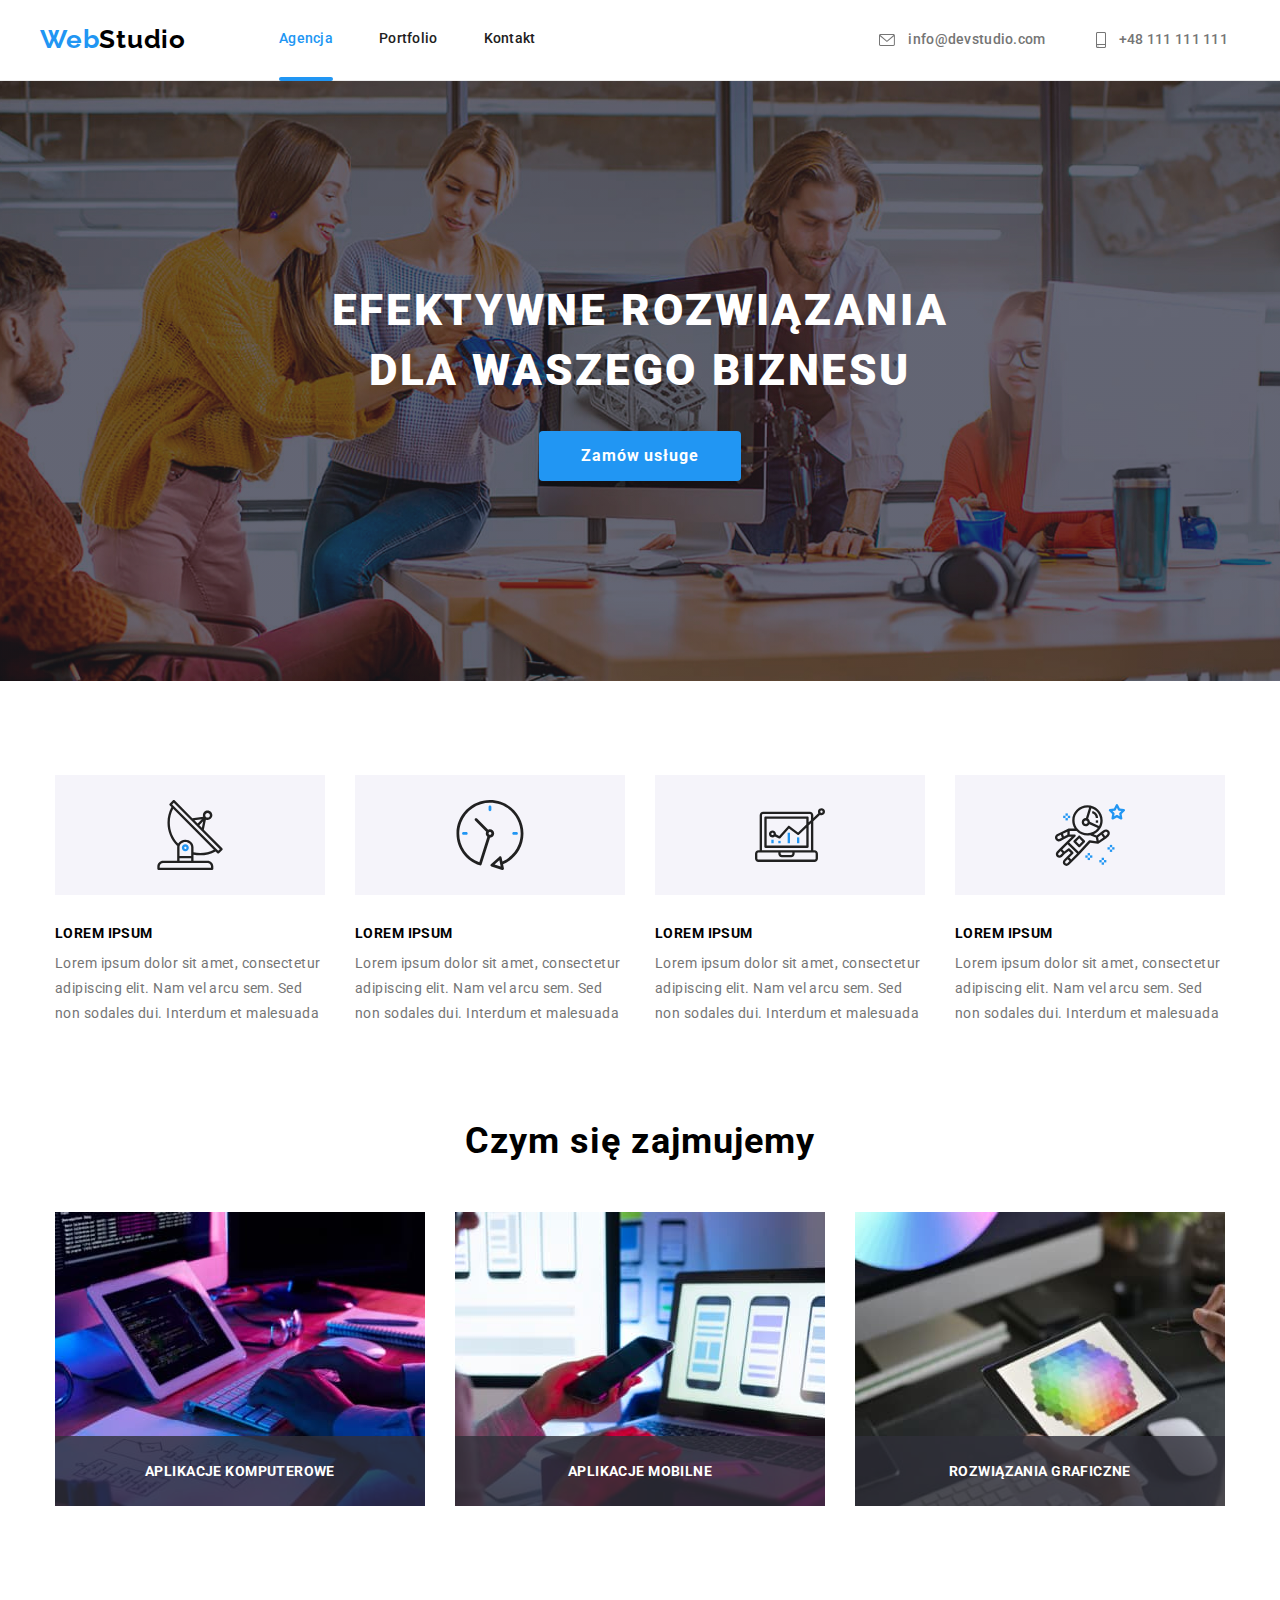
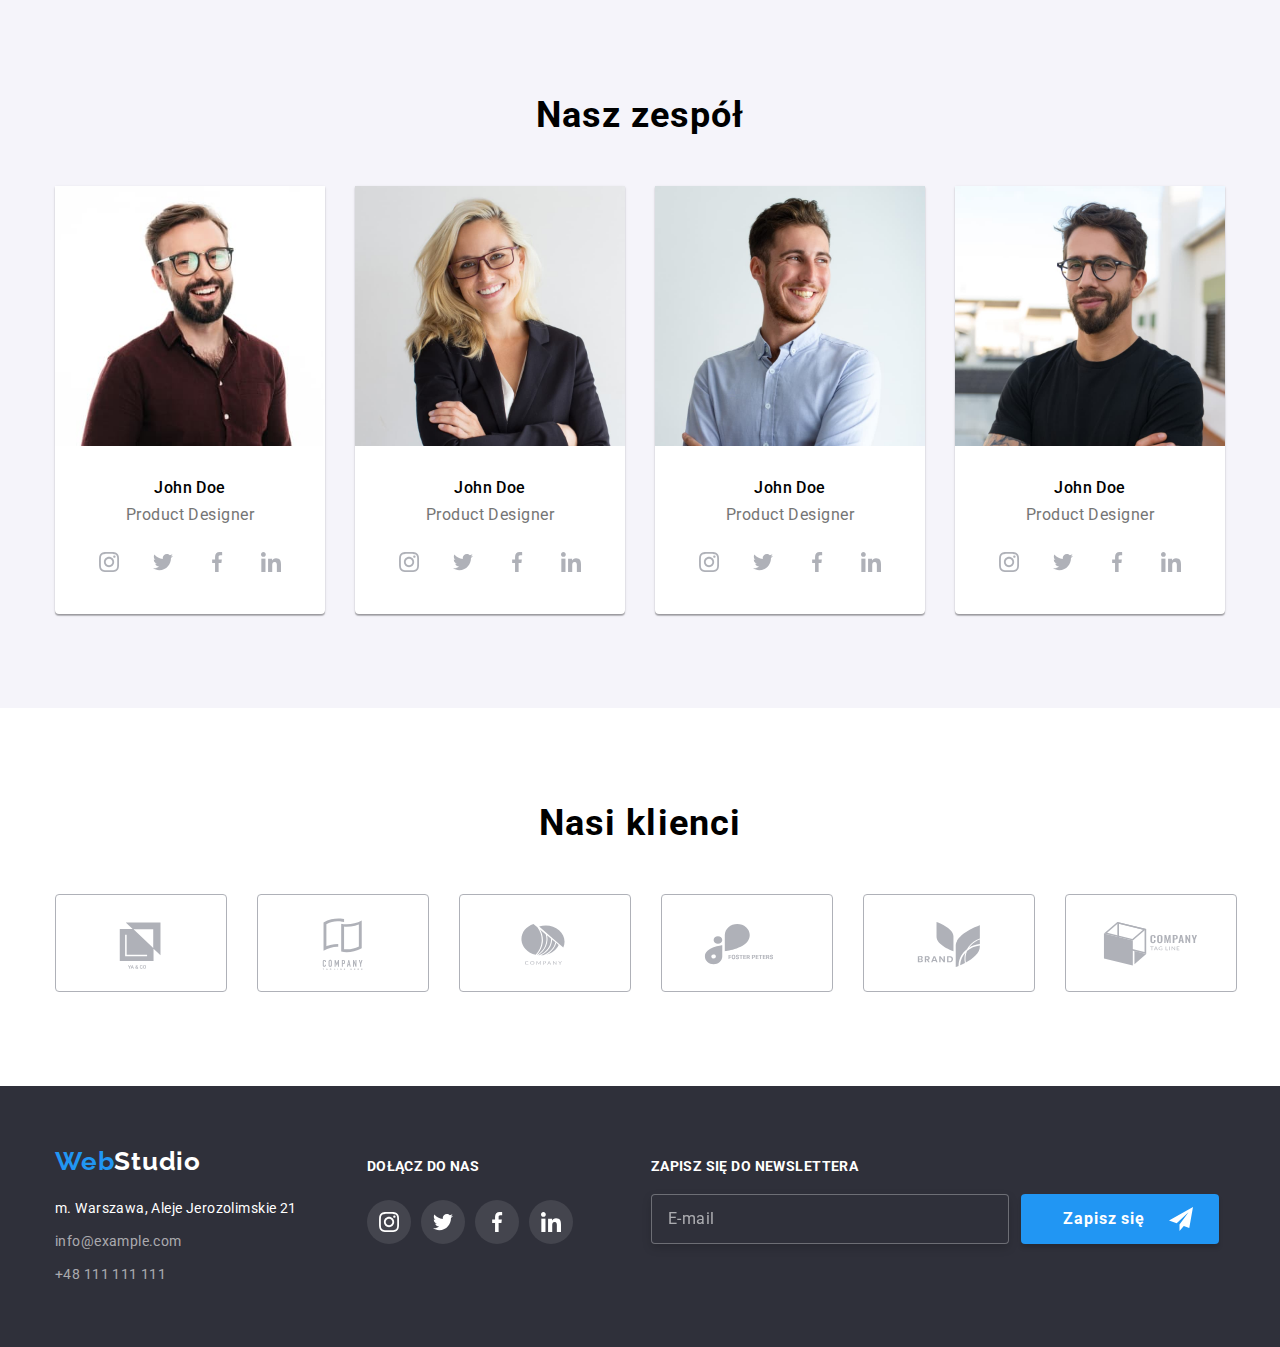
<file: index.html>
<!DOCTYPE html>
<html lang="pl">
  <head>
    <meta charset="UTF-8" />
    <meta http-equiv="X-UA-Compatible" content="IE=edge" />
    <meta name="viewport" content="width=device-width, initial-scale=1.0" />
    <title>Main Page</title>
    <link
      rel="stylesheet"
      href="https://cdnjs.cloudflare.com/ajax/libs/modern-normalize/1.0.0/modern-normalize.min.css"
    />
    <link
      href="https://fonts.googleapis.com/css2?family=Raleway:wght@700&family=Roboto:wght@400;500;700;900&display=swap"
      rel="stylesheet"
    />
    <link rel="stylesheet" href="./css/main.min.css" />
  </head>
  <body>
    <header class="header">
      <div class="container header__wrapper">
        <nav class="header__nav">
          <a href="./index.html" class="logo">Web<span class="logo--black">Studio</span> </a>
          <ul class="header__nav-list">
            <li>
              <a class="header__nav-item header__nav-item--active" href="index.html">Agencja</a>
            </li>
            <li>
              <a class="header__nav-item" href="portfolio.html">Portfolio</a>
            </li>
            <li>
              <a class="header__nav-item" href="contact.html">Kontakt</a>
            </li>
          </ul>
        </nav>
        <div class="header__contacts">
          <a class="header__contacts-item" href="mailto:info@devstudio.com">
            <svg class="header__contacts-item-icon" width="16" height="12">
              <use href="./images/icons.svg#icon-envelope"></use>
            </svg>
            info@devstudio.com
          </a>

          <a class="header__contacts-item" href="tel:+48111111111">
            <svg class="header__contacts-item-icon" width="10" height="16">
              <use href="./images/icons.svg#icon-smartphone"></use>
            </svg>
            +48 111 111 111
          </a>
        </div>
      </div>
    </header>
    <main>
      <section class="offer">
        <div class="container offer__content">
          <h1 class="offer__title">EFEKTYWNE ROZWIĄZANIA DLA WASZEGO BIZNESU</h1>
          <button class="offer__button" type="button" data-modal-open>Zamów usługe</button>
        </div>
      </section>
      <section class="section">
        <div class="container">
          <ul class="our-strengths">
            <li>
              <div class="our-strengths__item">
                <svg class="our-strengths__svg" width="70" height="70">
                  <use href="./images/icons.svg#icon-antenna-1"></use>
                </svg>
              </div>
              <h4 class="our-strengths__headers">LOREM IPSUM</h4>
              <p class="our-strengths__text">
                Lorem ipsum dolor sit amet, consectetur adipiscing elit. Nam vel arcu sem. Sed non
                sodales dui. Interdum et malesuada
              </p>
            </li>
            <li>
              <div class="our-strengths__item">
                <svg class="our-strengths__svg" width="70" height="70">
                  <use href="./images/icons.svg#icon-clock-1"></use>
                </svg>
              </div>
              <h4 class="our-strengths__headers">LOREM IPSUM</h4>
              <p class="our-strengths__text">
                Lorem ipsum dolor sit amet, consectetur adipiscing elit. Nam vel arcu sem. Sed non
                sodales dui. Interdum et malesuada
              </p>
            </li>
            <li>
              <div class="our-strengths__item">
                <svg class="our-strengths__svg" width="70" height="70">
                  <use href="./images/icons.svg#icon-diagram-1"></use>
                </svg>
              </div>
              <h4 class="our-strengths__headers">LOREM IPSUM</h4>
              <p class="our-strengths__text">
                Lorem ipsum dolor sit amet, consectetur adipiscing elit. Nam vel arcu sem. Sed non
                sodales dui. Interdum et malesuada
              </p>
            </li>
            <li>
              <div class="our-strengths__item">
                <svg class="our-strengths__svg" width="70" height="70">
                  <use href="./images/icons.svg#icon-astronaut-1"></use>
                </svg>
              </div>
              <h4 class="our-strengths__headers">LOREM IPSUM</h4>
              <p class="our-strengths__text">
                Lorem ipsum dolor sit amet, consectetur adipiscing elit. Nam vel arcu sem. Sed non
                sodales dui. Interdum et malesuada
              </p>
            </li>
          </ul>
        </div>
      </section>
      <section class="section our-range">
        <div class="container">
          <h3 class="our-range__header">Czym się zajmujemy</h3>
          <div class="our-range__images">
            <div class="our-range__images-item">
              <img src="images/box-1.jpg" alt="człowiek piszący kod" width="370" height="294" />
              <p class="our-range__images-text">Aplikacje komputerowe</p>
            </div>
            <div class="our-range__images-item">
              <img
                src="images/box-2.jpg"
                alt="człowiek przed monitorem z telefonem w dłoni"
                width="370"
                height="294"
              />
              <p class="our-range__images-text">Aplikacje mobilne</p>
            </div>
            <div class="our-range__images-item">
              <img
                src="images/box-3.jpg"
                alt="człowiek z tabletem w ręce"
                width="370"
                height="294"
              />
              <p class="our-range__images-text">Rozwiązania graficzne</p>
            </div>
          </div>
        </div>
      </section>
      <section class="section our-team">
        <div class="container">
          <h3 class="our-team__header">Nasz zespół</h3>
          <ul class="our-team__list">
            <li>
              <figure class="our-team__list-item">
                <img
                  src="images/product-designer.jpg"
                  alt="mężczyzna w okularach"
                  width="270"
                  height="260"
                />
                <figcaption class="our-team__list-item-description">
                  <span class="our-team__employee-name">John Doe</span>
                  <span class="our-team__employee-job">Product Designer</span>
                  <div class="social-icons">
                    <a class="social-icons__item" href="#">
                      <svg width="20" height="20">
                        <use href="./images/icons.svg#icon-instagram"></use>
                      </svg>
                    </a>
                    <a class="social-icons__item" href="#">
                      <svg width="20" height="20">
                        <use href="./images/icons.svg#icon-twitter"></use>
                      </svg>
                    </a>
                    <a class="social-icons__item" href="#">
                      <svg width="20" height="20">
                        <use href="./images/icons.svg#icon-facebook"></use>
                      </svg>
                    </a>
                    <a class="social-icons__item" href="#">
                      <svg width="20" height="20">
                        <use href="./images/icons.svg#icon-linkedin"></use>
                      </svg>
                    </a>
                  </div>
                </figcaption>
              </figure>
            </li>
            <li>
              <figure class="our-team__list-item">
                <img
                  src="images/frontend-dev.jpg"
                  alt="mężczyzna w okularach"
                  width="270"
                  height="260"
                />
                <figcaption class="our-team__list-item-description">
                  <span class="our-team__employee-name">John Doe</span>
                  <span class="our-team__employee-job">Product Designer</span>
                  <div class="social-icons">
                    <a class="social-icons__item" href="#">
                      <svg width="20" height="20">
                        <use href="./images/icons.svg#icon-instagram"></use>
                      </svg>
                    </a>
                    <a class="social-icons__item" href="#">
                      <svg width="20" height="20">
                        <use href="./images/icons.svg#icon-twitter"></use>
                      </svg>
                    </a>
                    <a class="social-icons__item" href="#">
                      <svg width="20" height="20">
                        <use href="./images/icons.svg#icon-facebook"></use>
                      </svg>
                    </a>
                    <a class="social-icons__item" href="#">
                      <svg width="20" height="20">
                        <use href="./images/icons.svg#icon-linkedin"></use>
                      </svg>
                    </a>
                  </div>
                </figcaption>
              </figure>
            </li>
            <li>
              <figure class="our-team__list-item">
                <img
                  src="images/marketing.jpg"
                  alt="mężczyzna w okularach"
                  width="270"
                  height="260"
                />
                <figcaption class="our-team__list-item-description">
                  <span class="our-team__employee-name">John Doe</span>
                  <span class="our-team__employee-job">Product Designer</span>
                  <div class="social-icons">
                    <a class="social-icons__item" href="#">
                      <svg width="20" height="20">
                        <use href="./images/icons.svg#icon-instagram"></use>
                      </svg>
                    </a>
                    <a class="social-icons__item" href="#">
                      <svg width="20" height="20">
                        <use href="./images/icons.svg#icon-twitter"></use>
                      </svg>
                    </a>
                    <a class="social-icons__item" href="#">
                      <svg width="20" height="20">
                        <use href="./images/icons.svg#icon-facebook"></use>
                      </svg>
                    </a>
                    <a class="social-icons__item" href="#">
                      <svg width="20" height="20">
                        <use href="./images/icons.svg#icon-linkedin"></use>
                      </svg>
                    </a>
                  </div>
                </figcaption>
              </figure>
            </li>
            <li>
              <figure class="our-team__list-item">
                <img
                  src="images/ui-designer.jpg"
                  alt="mężczyzna w okularach"
                  width="270"
                  height="260"
                />
                <figcaption class="our-team__list-item-description">
                  <span class="our-team__employee-name">John Doe</span>
                  <span class="our-team__employee-job">Product Designer</span>
                  <div class="social-icons">
                    <a class="social-icons__item" href="#">
                      <svg width="20" height="20">
                        <use href="./images/icons.svg#icon-instagram"></use>
                      </svg>
                    </a>
                    <a class="social-icons__item" href="#">
                      <svg width="20" height="20">
                        <use href="./images/icons.svg#icon-twitter"></use>
                      </svg>
                    </a>
                    <a class="social-icons__item" href="#">
                      <svg width="20" height="20">
                        <use href="./images/icons.svg#icon-facebook"></use>
                      </svg>
                    </a>
                    <a class="social-icons__item" href="#">
                      <svg width="20" height="20">
                        <use href="./images/icons.svg#icon-linkedin"></use>
                      </svg>
                    </a>
                  </div>
                </figcaption>
              </figure>
            </li>
          </ul>
        </div>
      </section>
      <section class="section">
        <div class="container our-customers">
          <h3 class="our-customers__header">Nasi klienci</h3>
          <div class="our-customers__logo">
            <a class="our-customers__logo-item" href="#">
              <svg width="106" height="64.04">
                <use href="./images/icons.svg#icon-client-1"></use>
              </svg>
            </a>
            <a class="our-customers__logo-item" href="#">
              <svg width="106" height="64.04">
                <use href="./images/icons.svg#icon-client-2"></use>
              </svg>
            </a>
            <a class="our-customers__logo-item" href="#">
              <svg width="106" height="64.04">
                <use href="./images/icons.svg#icon-client-3"></use>
              </svg>
            </a>
            <a class="our-customers__logo-item" href="#">
              <svg width="106" height="64.04">
                <use href="./images/icons.svg#icon-client-4"></use>
              </svg>
            </a>
            <a class="our-customers__logo-item" href="#">
              <svg width="106" height="64.04">
                <use href="./images/icons.svg#icon-client-5"></use>
              </svg>
            </a>
            <a class="our-customers__logo-item" href="#">
              <svg width="106" height="64.04">
                <use href="./images/icons.svg#icon-client-6"></use>
              </svg>
            </a>
          </div>
        </div>
      </section>
    </main>

    <footer class="footer">
      <div class="container">
        <div class="footer__wrapper">
          <div class="footer__left">
            <a href="./index.html" class="logo">Web<span class="logo--white">Studio</span></a>
            <address class="footer__address">
              <span class="footer__address-item">m. Warszawa, Aleje Jerozolimskie 21</span>
              <a class="footer__address-contact" href="mailto:info@example.com">info@example.com</a>
              <a class="footer__address-contact" href="tel:+48111111111">+48 111 111 111</a>
            </address>
          </div>
          <div class="footer__socials">
            <p class="footer__socials-text">DOŁĄCZ DO NAS</p>
            <div class="social-icons">
              <a class="social-icons__item social-icons__item--bg-grey" href="#">
                <svg width="20" height="20">
                  <use href="./images/icons.svg#icon-instagram"></use>
                </svg>
              </a>
              <a class="social-icons__item social-icons__item--bg-grey" href="#">
                <svg width="20" height="20">
                  <use href="./images/icons.svg#icon-twitter"></use>
                </svg>
              </a>
              <a class="social-icons__item social-icons__item--bg-grey" href="#">
                <svg width="20" height="20">
                  <use href="./images/icons.svg#icon-facebook"></use>
                </svg>
              </a>
              <a class="social-icons__item social-icons__item--bg-grey" href="#">
                <svg width="20" height="20">
                  <use href="./images/icons.svg#icon-linkedin"></use>
                </svg>
              </a>
            </div>
          </div>
          <form class="footer__form">
            <label class="footer__form-label" for="footer_email">Zapisz się do newslettera</label>
            <div class="footer__form-clickable">
              <input
                class="footer__form-clickable-input"
                type="email"
                name="email"
                id="footer_email"
                placeholder="E-mail"
              />
              <button class="footer__form-clickable-button" type="submit">
                Zapisz się
                <svg class="footer__form-clickable-button-svg" width="24" height="24">
                  <use href="./images/icons.svg#icon-icon-send"></use>
                </svg>
              </button>
            </div>
          </form>
        </div>
      </div>
    </footer>
    <div class="backdrop is-hidden" data-modal>
      <div class="modal">
        <button class="modal__close-button" data-modal-close>&times;</button>
        <p class="modal__header">Zostaw swoje dane w formularzu poniżej</p>
        <form class="modal__form">
          <div class="modal__form-section" role="group" aria-labelledby="name-details">
            <label for="first-name">Imię</label>
            <input type="text" name="name" id="first-name" />
            <svg width="18" height="18">
              <use href="./images/icons.svg#icon-person-form"></use>
            </svg>
          </div>
          <div class="modal__form-section" role="group" aria-labelledby="phone-number">
            <label for="phone-number">Telefon</label>
            <input type="tel" name="phone-number" id="phone-number" />
            <svg width="18" height="18">
              <use href="./images/icons.svg#icon-phone-form"></use>
            </svg>
          </div>
          <div class="modal__form-section" role="group" aria-labelledby="email-details">
            <label for="user_email">Email</label>
            <input type="email" name="email" id="user_email" />
            <svg width="18" height="18">
              <use href="./images/icons.svg#icon-email-form"></use>
            </svg>
          </div>
          <div class="modal__form-section" aria-labelledby="comment-area">
            <label for="comment">Komentarz</label>
            <textarea name="comment" id="comment" rows="5" placeholder="Wprowadź tekst"></textarea>
          </div>
        </form>
        <label class="modal__content-checkbox">
          <input class="modal__content-checkbox-input" type="checkbox" name="terms" />
          <svg class="modal__content-checkbox-svg" width="16" height="15">
            <use href="./images/icons.svg#icon-checkbox-checked"></use>
          </svg>
          <p class="modal__content-checkbox-text">
            Oświadczam iż akceptuję <a class="modal__content-checkbox-link">Regulamin</a> i
            <a class="modal__content-checkbox-link">Politykę Prywatności.</a>
          </p>
        </label>

        <button class="modal__content-submit-button" type="submit">Wyślij</button>
      </div>
    </div>
    <script src="./js/modal.js"></script>
  </body>
</html>
</file>
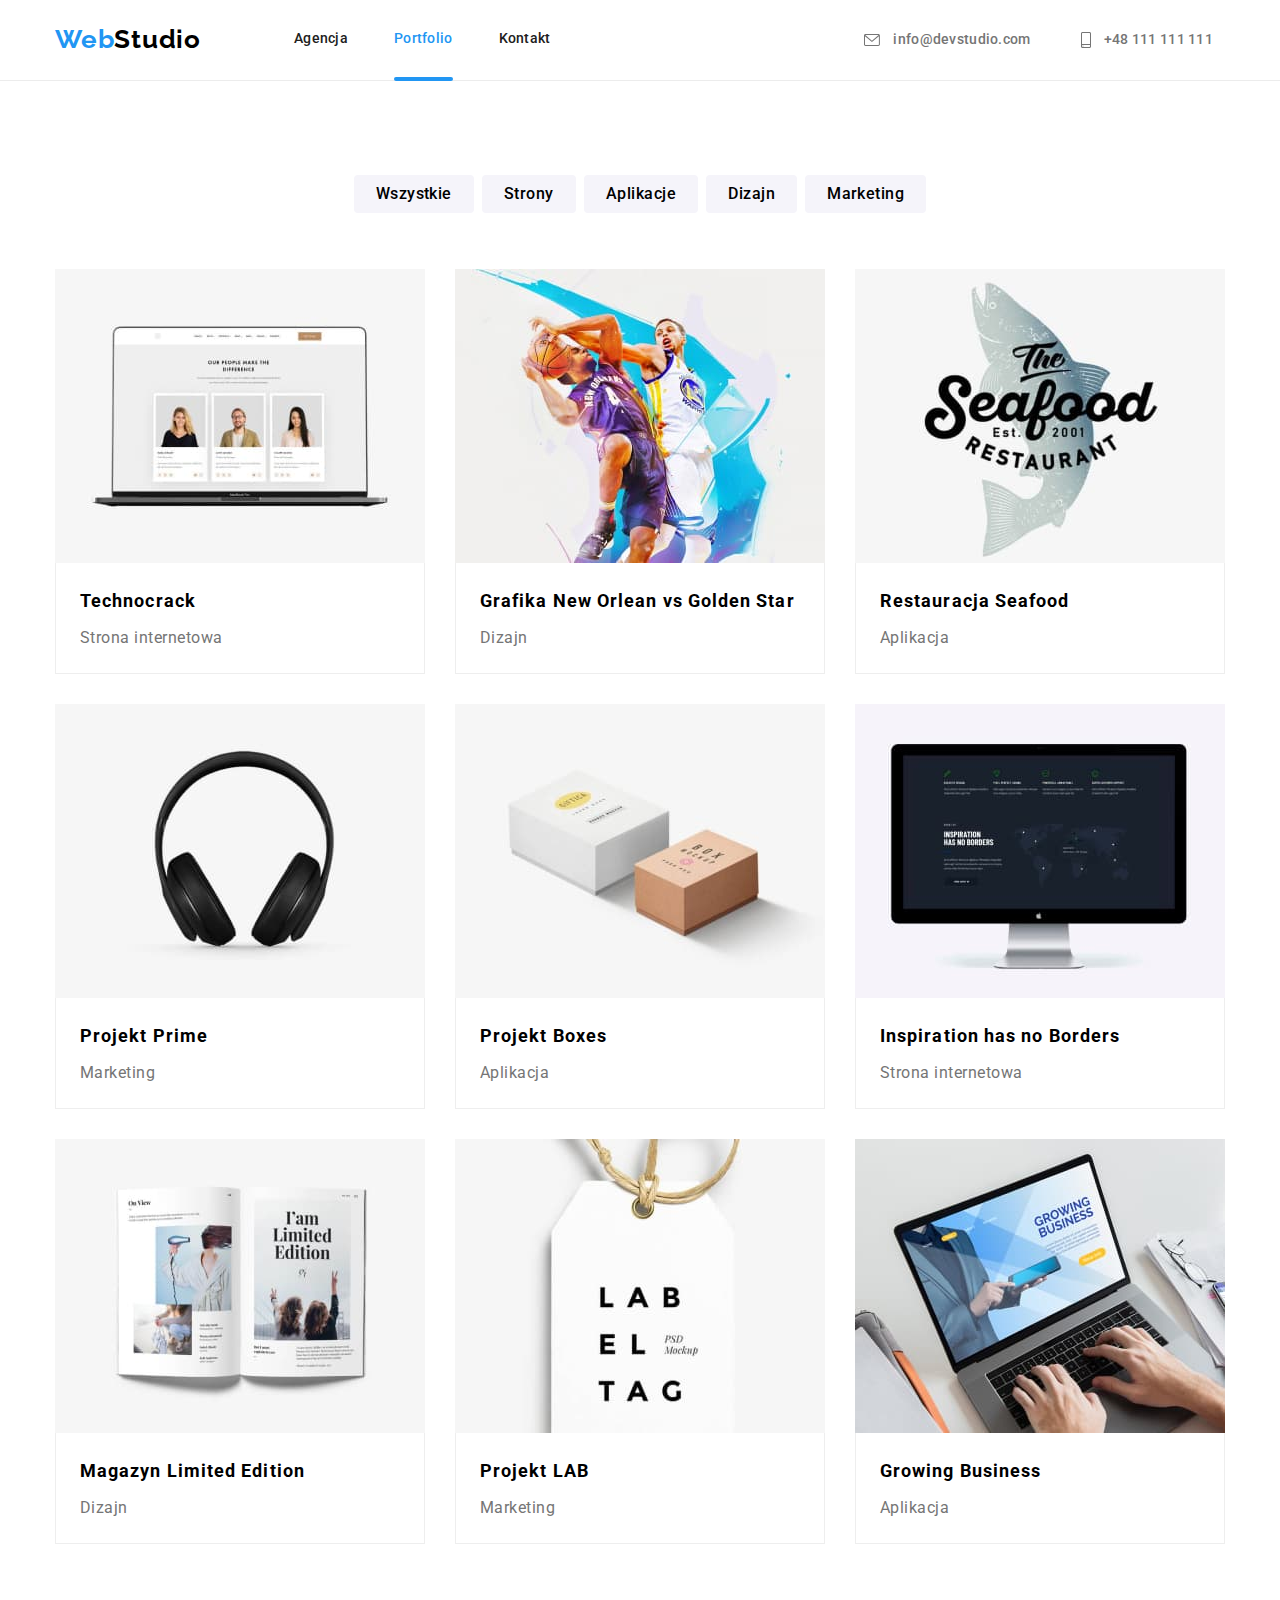
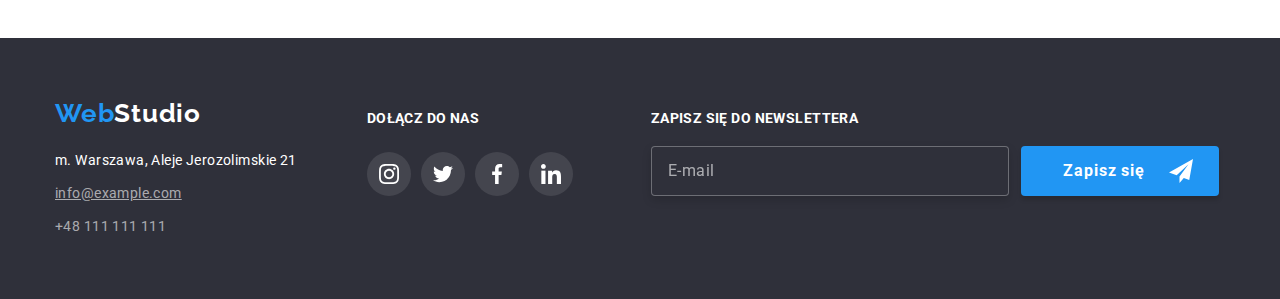
<file: portfolio.html>
<!DOCTYPE html>
<html lang="pl">
  <head>
    <meta charset="UTF-8" />
    <meta http-equiv="X-UA-Compatible" content="IE=edge" />
    <meta name="viewport" content="width=device-width, initial-scale=1.0" />
    <title>Portfolio</title>
    <link
      rel="stylesheet"
      href="https://cdnjs.cloudflare.com/ajax/libs/modern-normalize/1.0.0/modern-normalize.min.css"
    />
    <link
      href="https://fonts.googleapis.com/css2?family=Raleway:wght@700&family=Roboto:wght@400;500;700;900&display=swap"
      rel="stylesheet"
    />
    <link rel="stylesheet" href="./css/main.min.css" />
  </head>
  <body>
    <header class="header">
      <div class="container">
        <div class="header__wrapper">
          <nav class="header__nav">
            <a href="./index.html" class="logo">Web<span class="logo--black">Studio</span> </a>
            <ul class="header__nav-list">
              <li>
                <a class="header__nav-item" href="index.html">Agencja</a>
              </li>
              <li>
                <a class="header__nav-item header__nav-item--active" href="portfolio.html"
                  >Portfolio</a
                >
              </li>
              <li>
                <a class="header__nav-item" href="contact.html">Kontakt</a>
              </li>
            </ul>
          </nav>
          <div class="header__contacts">
            <a class="header__contacts-item" href="mailto:info@devstudio.com">
              <svg class="header__contacts-item-icon" width="16" height="12">
                <use href="./images/icons.svg#icon-envelope"></use>
              </svg>
              info@devstudio.com
            </a>

            <a class="header__contacts-item" href="tel:+48111111111">
              <svg class="header__contacts-item-icon" width="10" height="16">
                <use href="./images/icons.svg#icon-smartphone"></use>
              </svg>
              +48 111 111 111
            </a>
          </div>
        </div>
      </div>
    </header>
    <main>
      <section class="section">
        <div class="container">
          <ul class="portfolio-categories">
            <li>
              <button class="portfolio-categories__button" type="button">
                <span>Wszystkie</span>
              </button>
            </li>
            <li>
              <button class="portfolio-categories__button" type="button">
                <span>Strony</span>
              </button>
            </li>
            <li>
              <button class="portfolio-categories__button" type="button">
                <span>Aplikacje</span>
              </button>
            </li>
            <li>
              <button class="portfolio-categories__button" type="button">
                <span>Dizajn</span>
              </button>
            </li>
            <li>
              <button class="portfolio-categories__button" type="button">
                <span>Marketing</span>
              </button>
            </li>
          </ul>
          <ul class="portfolio-container">
            <li>
              <figure class="portfolio-container__item">
                <div class="portfolio-container__overlay">
                  <img
                    class="portfolio-container__img"
                    src="images/laptop.jpg"
                    alt="ekran laptopa z zakładkami"
                    width="370"
                    height="294"
                  />
                  <div class="portfolio-container__overlay-content">
                    <p class="portfolio-container__overlay-text">
                      Technocrack jest popularną platformą wykorzystywaną do rozpowszechniania
                      koronawirusa. Firmy wykorzystują tę platformę do celów szpiegowskich i ataków
                      na niezabezpieczone serwery konkurencji
                    </p>
                  </div>
                </div>
                <figcaption>
                  <span class="portfolio-container__name">Technocrack</span>
                  <span class="portfolio-container__description">Strona internetowa</span>
                </figcaption>
              </figure>
            </li>
            <li>
              <figure class="portfolio-container__item">
                <div class="portfolio-container__overlay">
                  <img
                    class="portfolio-container__img"
                    src="images/basketball.jpg"
                    alt="dwóch zawodników koszykówki"
                    width="370"
                    height="294"
                  />
                  <div class="portfolio-container__overlay-content">
                    <p class="portfolio-container__overlay-text">
                      Technocrack jest popularną platformą wykorzystywaną do rozpowszechniania
                      koronawirusa. Firmy wykorzystują tę platformę do celów szpiegowskich i ataków
                      na niezabezpieczone serwery konkurencji
                    </p>
                  </div>
                </div>

                <figcaption>
                  <span class="portfolio-container__name">Grafika New Orlean vs Golden Star</span>
                  <span class="portfolio-container__description">Dizajn</span>
                </figcaption>
              </figure>
            </li>
            <li>
              <figure class="portfolio-container__item">
                <div class="portfolio-container__overlay">
                  <img
                    class="portfolio-container__img"
                    src="images/restaurant-logo.jpg"
                    alt="logo restauracji"
                    width="370"
                    height="294"
                  />
                  <div class="portfolio-container__overlay-content">
                    <p class="portfolio-container__overlay-text">
                      Technocrack jest popularną platformą wykorzystywaną do rozpowszechniania
                      koronawirusa. Firmy wykorzystują tę platformę do celów szpiegowskich i ataków
                      na niezabezpieczone serwery konkurencji
                    </p>
                  </div>
                </div>
                <figcaption>
                  <span class="portfolio-container__name">Restauracja Seafood</span>
                  <span class="portfolio-container__description">Aplikacja</span>
                </figcaption>
              </figure>
            </li>
            <li>
              <figure class="portfolio-container__item">
                <div class="portfolio-container__overlay">
                  <img
                    class="portfolio-container__img"
                    src="images/headphones.jpg"
                    alt="słuchawki nauszne"
                    width="370"
                    height="294"
                  />
                  <div class="portfolio-container__overlay-content">
                    <p class="portfolio-container__overlay-text">
                      Technocrack jest popularną platformą wykorzystywaną do rozpowszechniania
                      koronawirusa. Firmy wykorzystują tę platformę do celów szpiegowskich i ataków
                      na niezabezpieczone serwery konkurencji
                    </p>
                  </div>
                </div>
                <figcaption>
                  <span class="portfolio-container__name">Projekt Prime</span>
                  <span class="portfolio-container__description">Marketing</span>
                </figcaption>
              </figure>
            </li>
            <li>
              <figure class="portfolio-container__item">
                <div class="portfolio-container__overlay">
                  <img
                    class="portfolio-container__img"
                    src="images/boxes.jpg"
                    alt="dwa małe pudełka"
                    width="370"
                    height="294"
                  />
                  <div class="portfolio-container__overlay-content">
                    <p class="portfolio-container__overlay-text">
                      Technocrack jest popularną platformą wykorzystywaną do rozpowszechniania
                      koronawirusa. Firmy wykorzystują tę platformę do celów szpiegowskich i ataków
                      na niezabezpieczone serwery konkurencji
                    </p>
                  </div>
                </div>
                <figcaption>
                  <span class="portfolio-container__name">Projekt Boxes</span>
                  <span class="portfolio-container__description">Aplikacja</span>
                </figcaption>
              </figure>
            </li>
            <li>
              <figure class="portfolio-container__item">
                <div class="portfolio-container__overlay">
                  <img
                    class="portfolio-container__img"
                    src="images/monitor.jpg"
                    alt="monitor z otwartą stroną"
                    width="370"
                    height="294"
                  />
                  <div class="portfolio-container__overlay-content">
                    <p class="portfolio-container__overlay-text">
                      Technocrack jest popularną platformą wykorzystywaną do rozpowszechniania
                      koronawirusa. Firmy wykorzystują tę platformę do celów szpiegowskich i ataków
                      na niezabezpieczone serwery konkurencji
                    </p>
                  </div>
                </div>
                <figcaption>
                  <span class="portfolio-container__name">Inspiration has no Borders</span>
                  <span class="portfolio-container__description">Strona internetowa</span>
                </figcaption>
              </figure>
            </li>
            <li>
              <figure class="portfolio-container__item">
                <div class="portfolio-container__overlay">
                  <img
                    class="portfolio-container__img"
                    src="images/book.jpg"
                    alt="otwarta książka"
                    width="370"
                    height="294"
                  />
                  <div class="portfolio-container__overlay-content">
                    <p class="portfolio-container__overlay-text">
                      Technocrack jest popularną platformą wykorzystywaną do rozpowszechniania
                      koronawirusa. Firmy wykorzystują tę platformę do celów szpiegowskich i ataków
                      na niezabezpieczone serwery konkurencji
                    </p>
                  </div>
                </div>
                <figcaption>
                  <span class="portfolio-container__name">Magazyn Limited Edition</span>
                  <span class="portfolio-container__description">Dizajn</span>
                </figcaption>
              </figure>
            </li>
            <li>
              <figure class="portfolio-container__item">
                <div class="portfolio-container__overlay">
                  <img
                    class="portfolio-container__img"
                    src="images/tag.jpg"
                    alt="wizualizacja zawieszki"
                    width="370"
                    height="294"
                  />
                  <div class="portfolio-container__overlay-content">
                    <p class="portfolio-container__overlay-text">
                      Technocrack jest popularną platformą wykorzystywaną do rozpowszechniania
                      koronawirusa. Firmy wykorzystują tę platformę do celów szpiegowskich i ataków
                      na niezabezpieczone serwery konkurencji
                    </p>
                  </div>
                </div>
                <figcaption>
                  <span class="portfolio-container__name">Projekt LAB</span>
                  <span class="portfolio-container__description">Marketing</span>
                </figcaption>
              </figure>
            </li>
            <li>
              <figure class="portfolio-container__item">
                <div class="portfolio-container__overlay">
                  <img
                    class="portfolio-container__img"
                    src="images/laptop-2.jpg"
                    alt="laptop, na którym ktoś pisze"
                    width="370"
                    height="294"
                  />
                  <div class="portfolio-container__overlay-content">
                    <p class="portfolio-container__overlay-text">
                      Technocrack jest popularną platformą wykorzystywaną do rozpowszechniania
                      koronawirusa. Firmy wykorzystują tę platformę do celów szpiegowskich i ataków
                      na niezabezpieczone serwery konkurencji
                    </p>
                  </div>
                </div>
                <figcaption>
                  <span class="portfolio-container__name">Growing Business</span>
                  <span class="portfolio-container__description">Aplikacja</span>
                </figcaption>
              </figure>
            </li>
          </ul>
        </div>
      </section>
    </main>

    <footer class="footer">
      <div class="container">
        <div class="footer__wrapper">
          <div class="footer__left">
            <a href="./index.html" class="logo">Web<span class="logo--white">Studio</span></a>
            <address class="footer__address">
              <span class="footer__address-item">m. Warszawa, Aleje Jerozolimskie 21</span>
              <a
                class="footer__address-contact footer__address-contact--underline"
                href="mailto:info@example.com"
                >info@example.com</a
              >
              <a class="footer__address-contact" href="tel:+48111111111">+48 111 111 111</a>
            </address>
          </div>
          <div class="footer__socials">
            <p class="footer__socials-text">DOŁĄCZ DO NAS</p>
            <div class="social-icons">
              <a class="social-icons__item social-icons__item--bg-grey" href="#">
                <svg width="20" height="20">
                  <use href="./images/icons.svg#icon-instagram"></use>
                </svg>
              </a>
              <a class="social-icons__item social-icons__item--bg-grey" href="#">
                <svg width="20" height="20">
                  <use href="./images/icons.svg#icon-twitter"></use>
                </svg>
              </a>
              <a class="social-icons__item social-icons__item--bg-grey" href="#">
                <svg width="20" height="20">
                  <use href="./images/icons.svg#icon-facebook"></use>
                </svg>
              </a>
              <a class="social-icons__item social-icons__item--bg-grey" href="#">
                <svg width="20" height="20">
                  <use href="./images/icons.svg#icon-linkedin"></use>
                </svg>
              </a>
            </div>
          </div>
          <form class="footer__form">
            <label class="footer__form-label" for="user_email">Zapisz się do newslettera</label>
            <div class="footer__form-clickable">
              <input
                class="footer__form-clickable-input"
                type="email"
                name="email"
                id="user_email"
                placeholder="E-mail"
              />
              <button class="footer__form-clickable-button" type="submit">
                Zapisz się
                <svg class="footer__form-clickable-button-svg" width="24" height="24">
                  <use href="./images/icons.svg#icon-icon-send"></use>
                </svg>
              </button>
            </div>
          </form>
        </div>
      </div>
    </footer>
  </body>
</html>
</file>
<file: css/main.min.css>
*{-webkit-box-sizing:border-box;box-sizing:border-box}body{font-family:"Roboto",sans-serif;color:var(--main-black)}.container{max-width:1200px;padding:0 15px;margin:0 auto}.section{padding:94px 0}svg{vertical-align:middle}.header{border-bottom:1px solid #ececec}.header__wrapper{display:-webkit-box;display:-ms-flexbox;display:flex;-webkit-box-pack:justify;-ms-flex-pack:justify;justify-content:space-between;-webkit-box-align:center;-ms-flex-align:center;align-items:center;padding:24px 0 25px}.header__nav{display:-webkit-box;display:-ms-flexbox;display:flex;-webkit-box-align:center;-ms-flex-align:center;align-items:center}.header__nav-list{list-style:none;margin:0;display:-webkit-box;display:-ms-flexbox;display:flex;padding:0;-webkit-box-align:center;-ms-flex-align:center;align-items:center;gap:46px;padding-left:93px}.header__nav-item{text-decoration:none;position:relative;font-weight:500;font-size:14px;line-height:1.14;color:#212121;letter-spacing:.02em;display:-webkit-box;display:-ms-flexbox;display:flex;-webkit-transition:color 250ms cubic-bezier(0.4, 0, 0.2, 1),fill 250ms cubic-bezier(0.4, 0, 0.2, 1),background-color 250ms cubic-bezier(0.4, 0, 0.2, 1);transition:color 250ms cubic-bezier(0.4, 0, 0.2, 1),fill 250ms cubic-bezier(0.4, 0, 0.2, 1),background-color 250ms cubic-bezier(0.4, 0, 0.2, 1)}.header__nav-item:hover,.header__nav-item:focus{color:#2196f3}.header__nav-item:hover::after,.header__nav-item:focus::after{content:"";position:absolute;display:block;top:46px;width:100%;height:4px;background-color:#2196f3;border-radius:2px}.header__nav-item--active{color:#2196f3;position:relative;text-decoration:none}.header__nav-item--active::after{content:"";position:absolute;display:block;top:46px;width:100%;height:4px;background-color:#2196f3;border-radius:2px}.header__contacts{display:-webkit-box;display:-ms-flexbox;display:flex;gap:50px;padding-right:12px;padding-top:1px}.header__contacts :hover,.header__contacts :focus{color:#2196f3;fill:#2196f3}.header__contacts-item{text-decoration:none;color:#757575;font-weight:500;font-size:14px;line-height:1.14;letter-spacing:.02em;fill:currentColor;-webkit-transition:color 250ms cubic-bezier(0.4, 0, 0.2, 1);transition:color 250ms cubic-bezier(0.4, 0, 0.2, 1)}.header__contacts-item-icon{margin-right:10px;vertical-align:middle}.logo{font-family:"Raleway",sans-serif;text-decoration:none;color:#2196f3;font-weight:700;font-size:26px;line-height:1.19;letter-spacing:.03em;width:-webkit-fit-content;width:-moz-fit-content;width:fit-content}.logo--black{color:#000}.logo--white{color:#fff}.footer{background-color:#2f303a}.footer__wrapper{display:-webkit-box;display:-ms-flexbox;display:flex}.footer__left{display:-webkit-box;display:-ms-flexbox;display:flex;-webkit-box-orient:vertical;-webkit-box-direction:normal;-ms-flex-direction:column;flex-direction:column;padding:60px 0px}.footer__address{display:-webkit-box;display:-ms-flexbox;display:flex;-webkit-box-orient:vertical;-webkit-box-direction:normal;-ms-flex-direction:column;flex-direction:column;gap:9px;padding-top:20px;font-style:normal}.footer__address-item{font-size:14px;line-height:1.71;color:#fff;letter-spacing:.03em}.footer__address-contact{font-size:14px;line-height:1.71;color:rgba(255,255,255,.6);text-decoration:none;display:block;letter-spacing:.03em;width:-webkit-fit-content;width:-moz-fit-content;width:fit-content;-webkit-transition:color 250ms cubic-bezier(0.4, 0, 0.2, 1);transition:color 250ms cubic-bezier(0.4, 0, 0.2, 1)}.footer__address-contact:hover,.footer__address-contact:focus{color:#2196f3}.footer__address-contact--underline{text-decoration:underline}.footer__socials{display:-webkit-box;display:-ms-flexbox;display:flex;-webkit-box-orient:vertical;-webkit-box-direction:normal;-ms-flex-direction:column;flex-direction:column;gap:20px;fill:#afb1b8;padding-left:70px;padding-top:72px}.footer__socials-text{font-weight:700;font-size:14px;line-height:1.142;letter-spacing:.03em;text-transform:uppercase;color:#fff;margin:0px}.footer__form{display:-webkit-box;display:-ms-flexbox;display:flex;padding-left:78px;padding-top:72px;-webkit-box-orient:vertical;-webkit-box-direction:normal;-ms-flex-direction:column;flex-direction:column}.footer__form-label{font-weight:700;font-size:14px;line-height:1.142;letter-spacing:.03em;text-transform:uppercase;color:#fff;padding-bottom:20px}.footer__form-clickable{display:-webkit-box;display:-ms-flexbox;display:flex;gap:12px}.footer__form-clickable-input{padding:15px 0px 15px 16px;width:358px;border:1px solid rgba(255,255,255,.3);-webkit-filter:drop-shadow(0px 4px 4px rgba(0, 0, 0, 0.15));filter:drop-shadow(0px 4px 4px rgba(0, 0, 0, 0.15));border-radius:4px;background-color:#2f303a}.footer__form-clickable-input::-webkit-input-placeholder{font-size:16px;line-height:1.25;-webkit-box-align:center;align-items:center;letter-spacing:.03em;color:rgba(255,255,255,.6);opacity:1}.footer__form-clickable-input::-moz-placeholder{font-size:16px;line-height:1.25;align-items:center;letter-spacing:.03em;color:rgba(255,255,255,.6);opacity:1}.footer__form-clickable-input:-ms-input-placeholder{font-size:16px;line-height:1.25;-ms-flex-align:center;align-items:center;letter-spacing:.03em;color:rgba(255,255,255,.6);opacity:1}.footer__form-clickable-input::-ms-input-placeholder{font-size:16px;line-height:1.25;-ms-flex-align:center;align-items:center;letter-spacing:.03em;color:rgba(255,255,255,.6);opacity:1}.footer__form-clickable-input::placeholder{font-size:16px;line-height:1.25;-webkit-box-align:center;-ms-flex-align:center;align-items:center;letter-spacing:.03em;color:rgba(255,255,255,.6);opacity:1}.footer__form-clickable-button{background:#2196f3;-webkit-box-shadow:0px 4px 4px rgba(0,0,0,.15);box-shadow:0px 4px 4px rgba(0,0,0,.15);border-radius:4px;border:0px;font-weight:700;font-size:16px;line-height:1.88;display:-webkit-box;display:-ms-flexbox;display:flex;-webkit-box-align:center;-ms-flex-align:center;align-items:center;text-align:center;letter-spacing:.06em;color:#fff;gap:24px;padding:10px 26px 10px 42px;-webkit-transition:-webkit-box-shadow 250ms cubic-bezier(0.4, 0, 0.2, 1);transition:-webkit-box-shadow 250ms cubic-bezier(0.4, 0, 0.2, 1);transition:box-shadow 250ms cubic-bezier(0.4, 0, 0.2, 1);transition:box-shadow 250ms cubic-bezier(0.4, 0, 0.2, 1), -webkit-box-shadow 250ms cubic-bezier(0.4, 0, 0.2, 1)}.footer__form-clickable-button-svg{fill:#fff}.offer{background-color:#2f303a;background-image:-webkit-gradient(linear, left bottom, left top, from(rgba(47, 48, 58, 0.4)), to(rgba(47, 48, 58, 0.4))),url("../images/background-main-image.jpg");background-image:linear-gradient(0deg, rgba(47, 48, 58, 0.4) 0%, rgba(47, 48, 58, 0.4) 100%),url("../images/background-main-image.jpg");background-position:center;background-repeat:no-repeat}.offer__content{padding:200px 0px;-webkit-box-pack:center;-ms-flex-pack:center;justify-content:center;display:-webkit-box;display:-ms-flexbox;display:flex;-webkit-box-orient:vertical;-webkit-box-direction:normal;-ms-flex-direction:column;flex-direction:column;-webkit-box-align:center;-ms-flex-align:center;align-items:center}.offer__title{font-weight:900;font-size:44px;line-height:1.36;color:#fff;text-align:center;letter-spacing:.06em;text-transform:uppercase;margin:0px 252px;padding-bottom:30px}.offer__button{background:#2196f3;-webkit-box-shadow:0px 4px 4px rgba(0,0,0,.15);box-shadow:0px 4px 4px rgba(0,0,0,.15);border-radius:4px;cursor:pointer;border:none;font-weight:700;font-size:16px;line-height:1.88;letter-spacing:.06em;color:#fff;padding:10px 42px;display:-webkit-box;display:-ms-flexbox;display:flex;margin:0}.backdrop{position:fixed;left:0;top:0;width:100%;height:100%;background-color:#000;background-color:rgba(0,0,0,.2);-webkit-box-pack:center;-ms-flex-pack:center;justify-content:center;-webkit-box-align:center;-ms-flex-align:center;align-items:center;display:-webkit-box;display:-ms-flexbox;display:flex;z-index:1}.modal{background-color:#fff;min-height:581px;width:528px;border-radius:4px;-webkit-box-shadow:0px 1px 3px rgba(0,0,0,.12),0px 1px 1px rgba(0,0,0,.14),0px 2px 1px rgba(0,0,0,.2);box-shadow:0px 1px 3px rgba(0,0,0,.12),0px 1px 1px rgba(0,0,0,.14),0px 2px 1px rgba(0,0,0,.2);position:relative;-webkit-transform:scale(1);transform:scale(1);-webkit-transition-duration:300ms;transition-duration:300ms;display:-webkit-box;display:-ms-flexbox;display:flex;-webkit-box-orient:vertical;-webkit-box-direction:normal;-ms-flex-direction:column;flex-direction:column;-webkit-box-align:center;-ms-flex-align:center;align-items:center;padding:40px;margin:0px}.modal__close-button{background-color:#fff;color:#000;width:30px;height:30px;padding:0;border-radius:50%;-webkit-box-shadow:none;box-shadow:none;-webkit-box-pack:center;-ms-flex-pack:center;justify-content:center;-webkit-box-align:center;-ms-flex-align:center;align-items:center;border:1px solid rgba(0,0,0,.1019607843);position:absolute;top:8px;right:8px}.modal__header{font-weight:700;font-size:20px;line-height:1.15;text-align:center;letter-spacing:.03em;padding-bottom:12px;color:#212121;margin:0px}.modal__content-submit-button{background:#2196f3;-webkit-box-shadow:0px 4px 4px rgba(0,0,0,.15);box-shadow:0px 4px 4px rgba(0,0,0,.15);border:none;border-radius:4px;padding:10px 76px;font-weight:700;font-size:16px;line-height:1.88;display:-webkit-box;display:-ms-flexbox;display:flex;-webkit-box-align:center;-ms-flex-align:center;align-items:center;text-align:center;letter-spacing:.06em;color:#fff}.modal__form{display:-webkit-box;display:-ms-flexbox;display:flex;-webkit-box-orient:vertical;-webkit-box-direction:normal;-ms-flex-direction:column;flex-direction:column;padding-bottom:20px}.modal__form-section{display:-webkit-box;display:-ms-flexbox;display:flex;-webkit-box-orient:vertical;-webkit-box-direction:normal;-ms-flex-direction:column;flex-direction:column;padding-bottom:10px;gap:4px;position:relative}.modal__form-section svg{position:absolute;left:12px;top:28px;pointer-events:none;fill:currentColor;-webkit-transition:fill 250ms cubic-bezier(0.4, 0, 0.2, 1);transition:fill 250ms cubic-bezier(0.4, 0, 0.2, 1)}.modal__form-section input{width:448px;height:40px;border:1px solid rgba(33,33,33,.2);border-radius:4px;padding-left:40px;-webkit-transition:outline 250ms cubic-bezier(0.4, 0, 0.2, 1);transition:outline 250ms cubic-bezier(0.4, 0, 0.2, 1)}.modal__form-section textarea{border:1px solid rgba(33,33,33,.2);border-radius:4px;resize:none;padding:12px 16px;-webkit-transition:outline 250ms cubic-bezier(0.4, 0, 0.2, 1);transition:outline 250ms cubic-bezier(0.4, 0, 0.2, 1)}.modal__form-section textarea:focus{outline:1px solid #2196f3}.modal__form-section textarea::-webkit-input-placeholder{font-size:12px;line-height:1.166;letter-spacing:.01em;color:rgba(117,117,117,.5)}.modal__form-section textarea::-moz-placeholder{font-size:12px;line-height:1.166;letter-spacing:.01em;color:rgba(117,117,117,.5)}.modal__form-section textarea:-ms-input-placeholder{font-size:12px;line-height:1.166;letter-spacing:.01em;color:rgba(117,117,117,.5)}.modal__form-section textarea::-ms-input-placeholder{font-size:12px;line-height:1.166;letter-spacing:.01em;color:rgba(117,117,117,.5)}.modal__form-section textarea::placeholder{font-size:12px;line-height:1.166;letter-spacing:.01em;color:rgba(117,117,117,.5)}.modal__form-section label{font-size:12px;line-height:1.166;letter-spacing:.01em;color:#757575}.modal__form-section input:focus{outline:1px solid #2196f3}.modal__form-section input:focus+svg{fill:#2196f3}.modal__content-checkbox{position:relative;display:-webkit-box;display:-ms-flexbox;display:flex;-webkit-box-align:center;-ms-flex-align:center;align-items:center;padding-bottom:30px}.modal__content-checkbox-input{margin:0;-webkit-appearance:none;-moz-appearance:none;appearance:none;border:2px solid #212121;border-radius:2px;width:16px;height:15px;margin-right:8px}.modal__content-checkbox-text{font-size:14px;line-height:1.71;letter-spacing:.03em;color:#757575;margin:0px;display:-webkit-box;display:-ms-flexbox;display:flex;-webkit-box-align:center;-ms-flex-align:center;align-items:center}.modal__content-checkbox-link{color:#2196f3;text-decoration:underline;padding:0px 4px}.modal__content-checkbox-svg{position:absolute;opacity:0;width:16px;height:15px;-webkit-transition:opacity 250ms cubic-bezier(0.4, 0, 0.2, 1);transition:opacity 250ms cubic-bezier(0.4, 0, 0.2, 1)}.modal__content-checkbox-input:checked+.modal__content-checkbox-svg{opacity:1}.is-hidden{opacity:0;visibility:hidden;pointer-events:none;-webkit-transition:opacity 300ms 300ms ease,visibility 300ms 300ms ease;transition:opacity 300ms 300ms ease,visibility 300ms 300ms ease}.is-hidden .modal{-webkit-transform:scale(0);transform:scale(0);-webkit-transition-duration:300ms;transition-duration:300ms}.our-customers__header{font-weight:700;font-size:36px;line-height:42px;text-align:center;letter-spacing:.03em;padding-bottom:50px;margin:0px}.our-customers__logo{display:-webkit-box;display:-ms-flexbox;display:flex;gap:30px}.our-customers__logo-item{border:1px solid #afb1b8;border-radius:4px;fill:#afb1b8;padding:17.71px 32px 14.25px 32px;-webkit-transition:fill 250ms cubic-bezier(0.4, 0, 0.2, 1),border 250ms cubic-bezier(0.4, 0, 0.2, 1);transition:fill 250ms cubic-bezier(0.4, 0, 0.2, 1),border 250ms cubic-bezier(0.4, 0, 0.2, 1)}.our-customers__logo-item:hover,.our-customers__logo-item:focus{fill:#2196f3;border:1px solid #2196f3;outline:none}.our-range{margin-top:-94px}.our-range__header{font-weight:700;font-size:36px;line-height:1.17;text-align:center;letter-spacing:.03em;margin:0;padding-bottom:50px}.our-range__images{display:-webkit-box;display:-ms-flexbox;display:flex;gap:30px}.our-range__images-item{position:relative;display:-webkit-box;display:-ms-flexbox;display:flex;-webkit-box-pack:center;-ms-flex-pack:center;justify-content:center;text-align:center}.our-range__images-text{margin:0;background:rgba(47,48,58,.8);padding:27px 0px;font-weight:700;font-size:14px;line-height:1.142;letter-spacing:.03em;text-transform:uppercase;color:#fff;position:absolute;bottom:0;left:auto;width:100%}.our-team{background-color:#f5f4fa}.our-team__header{font-weight:700;font-size:36px;line-height:1.17;letter-spacing:.03em;-webkit-box-pack:center;-ms-flex-pack:center;justify-content:center;text-align:center;margin:0px;padding-bottom:50px}.our-team__list{list-style:none;display:-webkit-box;display:-ms-flexbox;display:flex;-webkit-box-pack:center;-ms-flex-pack:center;justify-content:center;gap:30px;margin:0px;padding:0}.our-team__list-item{background:#fff;-webkit-box-shadow:0px 1px 3px rgba(0,0,0,.12),0px 1px 1px rgba(0,0,0,.14),0px 2px 1px rgba(0,0,0,.2);box-shadow:0px 1px 3px rgba(0,0,0,.12),0px 1px 1px rgba(0,0,0,.14),0px 2px 1px rgba(0,0,0,.2);border-radius:0px 0px 4px 4px;margin:0px}.our-team__list-item-description{display:-webkit-box;display:-ms-flexbox;display:flex;-webkit-box-orient:vertical;-webkit-box-direction:normal;-ms-flex-direction:column;flex-direction:column;-webkit-box-align:center;-ms-flex-align:center;align-items:center;padding-top:30px;gap:10px}.our-team__employee-name{font-weight:500;font-size:16px;line-height:1.05;letter-spacing:.03em}.our-team__employee-job{font-size:16px;line-height:1.05;color:#757575;letter-spacing:.03em}.our-strengths{list-style:none;display:-webkit-box;display:-ms-flexbox;display:flex;gap:30px;-webkit-box-align:center;-ms-flex-align:center;align-items:center;padding:0;margin:0}.our-strengths__item{background-color:#f5f4fa}.our-strengths__svg{margin:25px 100px}.our-strengths__headers{font-weight:700;font-size:14px;line-height:1.16;letter-spacing:.03em;text-transform:uppercase;margin:0;padding-bottom:10px;padding-top:30px}.our-strengths__text{font-size:14px;line-height:1.78;color:#757575;letter-spacing:.03em;margin:0}.portfolio-container{list-style:none;display:-webkit-box;display:-ms-flexbox;display:flex;-ms-flex-wrap:wrap;flex-wrap:wrap;gap:30px;padding:0px;margin:0px}.portfolio-container__item{margin:0px;cursor:pointer;-webkit-transition:-webkit-box-shadow 250ms cubic-bezier(0.4, 0, 0.2, 1);transition:-webkit-box-shadow 250ms cubic-bezier(0.4, 0, 0.2, 1);transition:box-shadow 250ms cubic-bezier(0.4, 0, 0.2, 1);transition:box-shadow 250ms cubic-bezier(0.4, 0, 0.2, 1), -webkit-box-shadow 250ms cubic-bezier(0.4, 0, 0.2, 1)}.portfolio-container__item:hover,.portfolio-container__item:focus{-webkit-box-shadow:0px 1px 1px rgba(0,0,0,.12),0px 4px 4px rgba(0,0,0,.06),1px 4px 6px rgba(0,0,0,.16);box-shadow:0px 1px 1px rgba(0,0,0,.12),0px 4px 4px rgba(0,0,0,.06),1px 4px 6px rgba(0,0,0,.16)}.portfolio-container__item:hover .portfolio-container__overlay-content{-webkit-transform:translatey(0);transform:translatey(0)}.portfolio-container__item figcaption{background:#fff;border:1px solid #eee;border-top:none;display:-webkit-box;display:-ms-flexbox;display:flex;-webkit-box-orient:vertical;-webkit-box-direction:normal;-ms-flex-direction:column;flex-direction:column;gap:4px;padding:20px 24px}.portfolio-container__img{vertical-align:middle}.portfolio-container__overlay{position:relative;overflow:hidden}.portfolio-container__name{font-weight:700;font-size:18px;line-height:2;letter-spacing:.06em}.portfolio-container__description{font-size:16px;line-height:1.88;color:#757575;letter-spacing:.03em}.portfolio-container__overlay-content{position:absolute;bottom:-1px;left:0;width:100%;height:100%;background:rgba(33,150,243,.9);-webkit-transform:translatey(100%);transform:translatey(100%);-webkit-transition:-webkit-transform 250ms ease;transition:-webkit-transform 250ms ease;transition:transform 250ms ease;transition:transform 250ms ease, -webkit-transform 250ms ease}.portfolio-container__overlay-text{font-size:18px;line-height:1.56;letter-spacing:.03em;color:#fff;padding-top:49px;padding-left:24px;padding-right:45px;margin:0}.portfolio-categories{list-style:none;display:-webkit-box;display:-ms-flexbox;display:flex;gap:8px;padding-bottom:56px;padding-left:0px;margin:0px;-webkit-box-pack:center;-ms-flex-pack:center;justify-content:center}.portfolio-categories__button{background:#f5f4fa;border-radius:4px;font-weight:500;font-size:16px;line-height:1.62;border:none;cursor:pointer;text-align:center;letter-spacing:.03em;padding:6px 22px;-webkit-transition:background-color 250ms cubic-bezier(0.4, 0, 0.2, 1),fill 250ms cubic-bezier(0.4, 0, 0.2, 1);transition:background-color 250ms cubic-bezier(0.4, 0, 0.2, 1),fill 250ms cubic-bezier(0.4, 0, 0.2, 1)}.portfolio-categories__button:hover,.portfolio-categories__button:focus{background:#2196f3;-webkit-box-shadow:0px 3px 1px rgba(0,0,0,.1),0px 1px 2px rgba(0,0,0,.08),0px 2px 2px rgba(0,0,0,.12);box-shadow:0px 3px 1px rgba(0,0,0,.1),0px 1px 2px rgba(0,0,0,.08),0px 2px 2px rgba(0,0,0,.12);border-radius:4px;color:#fff;-webkit-filter:drop-shadow(0px 4px 4px rgba(0, 0, 0, 0.25));filter:drop-shadow(0px 4px 4px rgba(0, 0, 0, 0.25))}.social-icons{display:-webkit-box;display:-ms-flexbox;display:flex;gap:10px;-webkit-box-pack:center;-ms-flex-pack:center;justify-content:center;-webkit-box-align:center;-ms-flex-align:center;align-items:center;padding-top:6px;padding-bottom:30px}.social-icons__item{fill:#afb1b8;width:44px;height:44px;border-radius:50%;display:-webkit-box;display:-ms-flexbox;display:flex;-webkit-box-pack:center;-ms-flex-pack:center;justify-content:center;-webkit-box-align:center;-ms-flex-align:center;align-items:center;-webkit-transition:background-color 250ms cubic-bezier(0.4, 0, 0.2, 1),fill 250ms cubic-bezier(0.4, 0, 0.2, 1);transition:background-color 250ms cubic-bezier(0.4, 0, 0.2, 1),fill 250ms cubic-bezier(0.4, 0, 0.2, 1)}.social-icons__item:hover,.social-icons__item:focus{fill:#fff;border-radius:50%;background-color:#2196f3;outline:none}.social-icons__item--bg-grey{background-color:rgba(255,255,255,.1019607843);border-radius:50%;fill:#fff}/*# sourceMappingURL=main.min.css.map */
</file>
